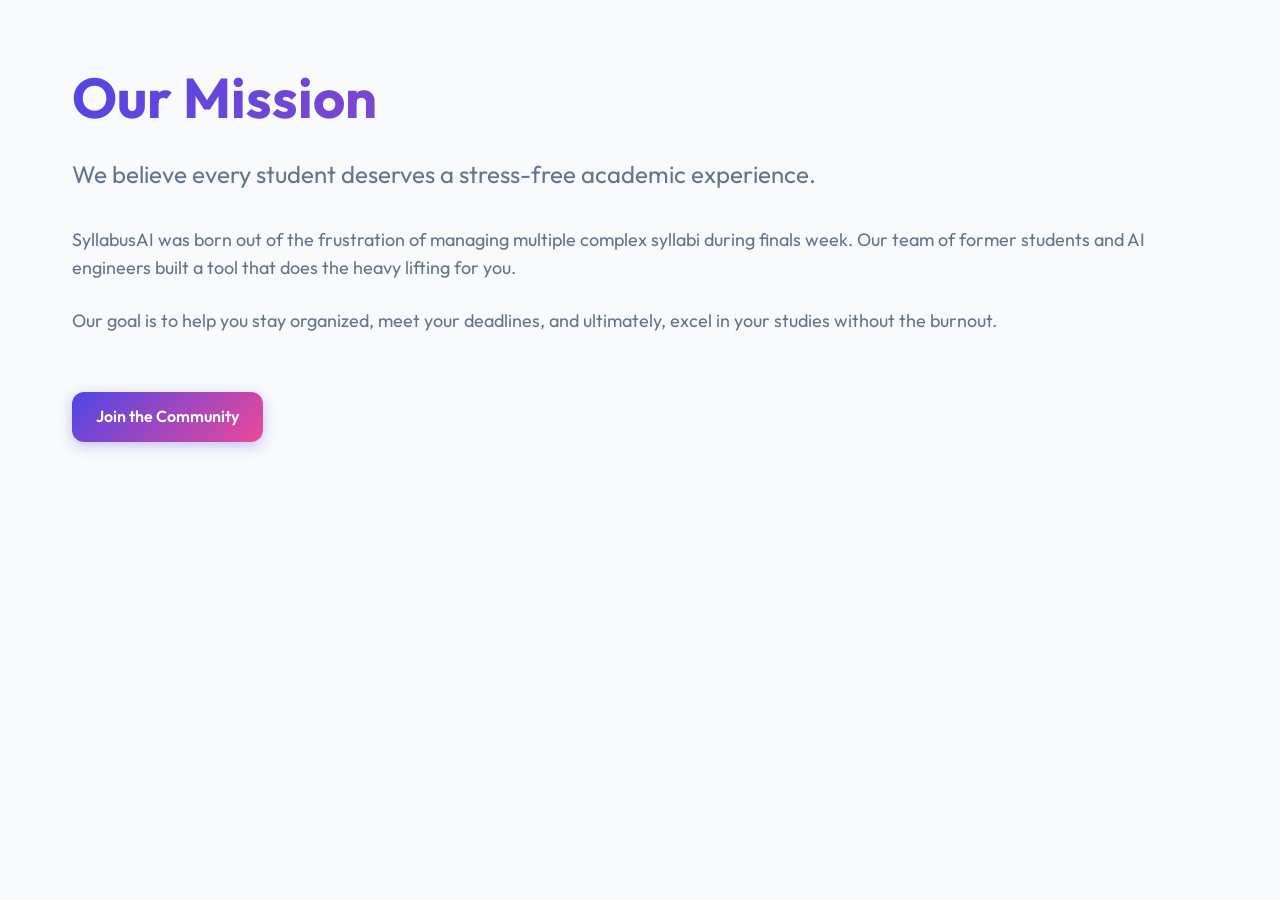
<file: about.html>
<!DOCTYPE html>
<html lang="en">

<head>
    <meta charset="UTF-8">
    <meta name="viewport" content="width=device-width, initial-scale=1.0">
    <title>About Us | Our Mission at SyllabusAI</title>
    <meta name="description"
        content="Learn about the mission behind SyllabusAI and how we're helping students worldwide manage their academic workload with artificial intelligence.">
    <link rel="stylesheet" href="style.css">
    <link href="https://fonts.googleapis.com/css2?family=Outfit:wght@300;400;600;700&display=swap" rel="stylesheet">
</head>

<body class="light-mode">
    <main class="container" style="padding: 4rem 2rem;">
        <h1 class="gradient-text">Our Mission</h1>
        <p style="font-size: 1.5rem;">We believe every student deserves a stress-free academic experience.</p>
        <div style="margin-top: 2rem;">
            <p>SyllabusAI was born out of the frustration of managing multiple complex syllabi during finals week. Our
                team of former students and AI engineers built a tool that does the heavy lifting for you.</p>
            <p>Our goal is to help you stay organized, meet your deadlines, and ultimately, excel in your studies
                without the burnout.</p>
            <a href="index.html" class="btn btn-primary" style="margin-top: 2rem;">Join the Community</a>
        </div>
    </main>
</body>

</html>
</file>
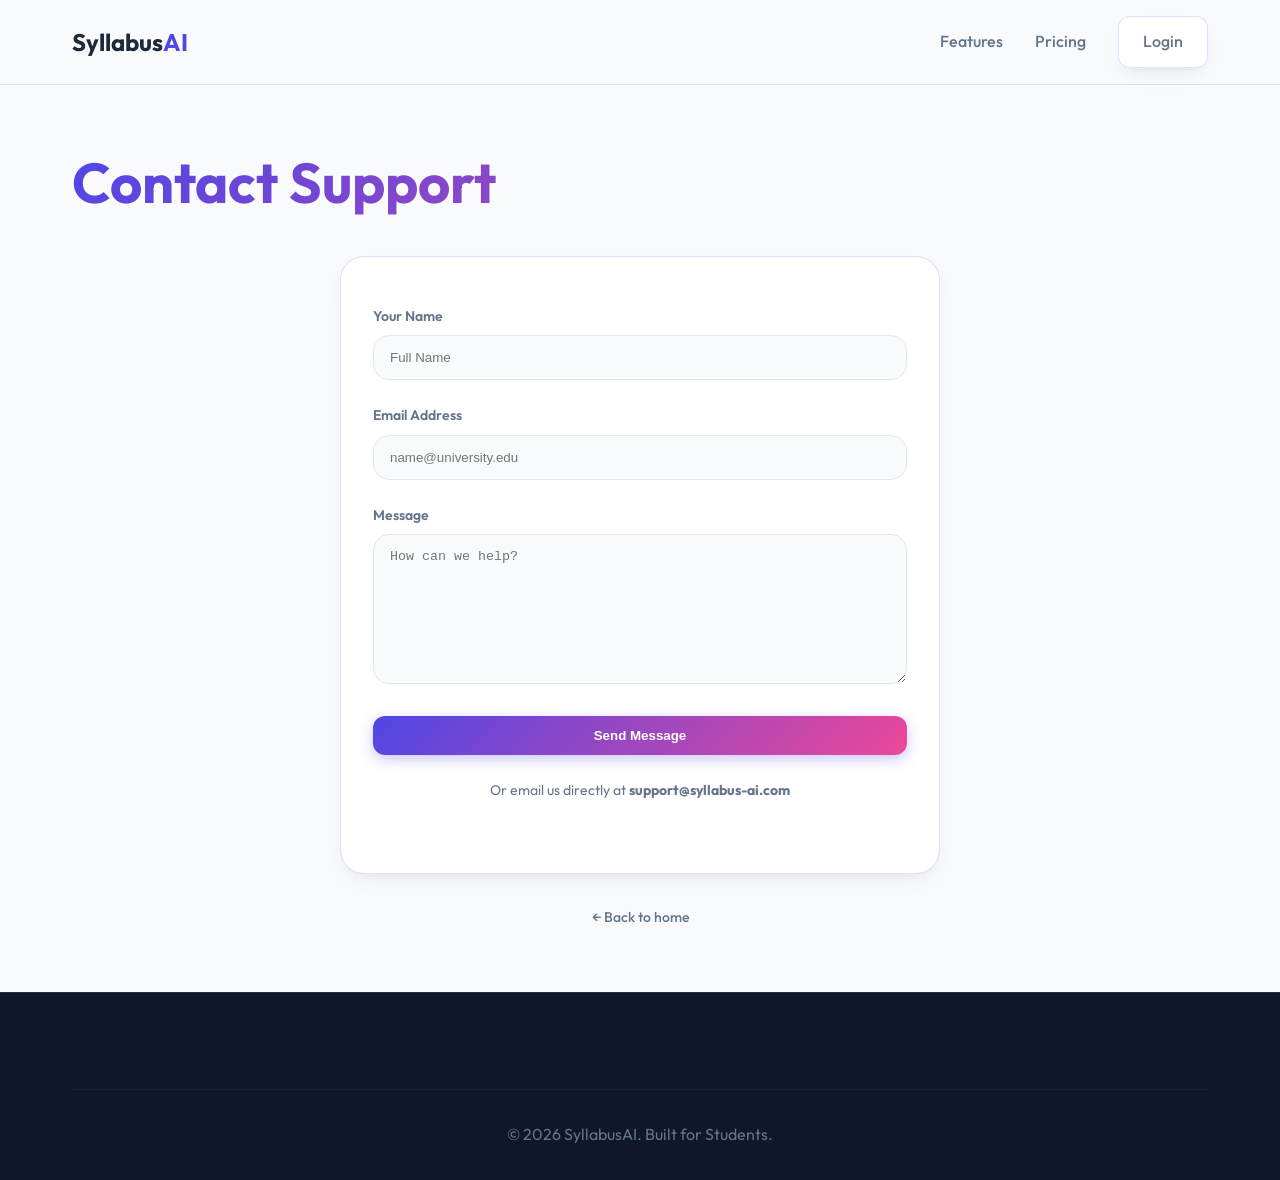
<file: contact.html>
<!DOCTYPE html>
<html lang="en">

<head>
    <meta charset="UTF-8">
    <meta name="viewport" content="width=device-width, initial-scale=1.0">
    <title>Contact Us | Get Help with SyllabusAI</title>
    <meta name="description"
        content="Have questions or feedback? Contact the SyllabusAI support team. We're here to help you optimize your study schedule.">
    <link rel="stylesheet" href="style.css">
    <link href="https://fonts.googleapis.com/css2?family=Outfit:wght@300;400;600;700&display=swap" rel="stylesheet">
</head>

<body class="light-mode">
    <nav class="navbar">
        <div class="container">
            <a href="index.html" class="logo">Syllabus<span>AI</span></a>
            <ul class="nav-links">
                <li><a href="index.html#features">Features</a></li>
                <li><a href="index.html#pricing">Pricing</a></li>
                <li><a href="auth.html" class="btn btn-outline">Login</a></li>
            </ul>
        </div>
    </nav>

    <main class="container" style="padding: 4rem 2rem;">
        <h1 class="gradient-text">Contact Support</h1>
        <div style="max-width: 600px; margin: 0 auto; margin-top: 2.5rem;">
            <div class="feature-card" style="text-align: left;">
                <form>
                    <div class="form-group" style="margin-bottom: 1.5rem;">
                        <label
                            style="display: block; margin-bottom: 0.5rem; color: var(--text-muted); font-size: 0.875rem; font-weight: 600;">Your
                            Name</label>
                        <input type="text"
                            style="width: 100%; padding: 0.875rem 1rem; background: #f8fafc; border: 1px solid #e2e8f0; border-radius: 1rem; color: var(--text-main); outline: none;"
                            placeholder="Full Name">
                    </div>
                    <div class="form-group" style="margin-bottom: 1.5rem;">
                        <label
                            style="display: block; margin-bottom: 0.5rem; color: var(--text-muted); font-size: 0.875rem; font-weight: 600;">Email
                            Address</label>
                        <input type="email"
                            style="width: 100%; padding: 0.875rem 1rem; background: #f8fafc; border: 1px solid #e2e8f0; border-radius: 1rem; color: var(--text-main); outline: none;"
                            placeholder="name@university.edu">
                    </div>
                    <div class="form-group" style="margin-bottom: 1.5rem;">
                        <label
                            style="display: block; margin-bottom: 0.5rem; color: var(--text-muted); font-size: 0.875rem; font-weight: 600;">Message</label>
                        <textarea
                            style="width: 100%; padding: 0.875rem 1rem; background: #f8fafc; border: 1px solid #e2e8f0; border-radius: 1rem; color: var(--text-main); outline: none; min-height: 150px;"
                            placeholder="How can we help?"></textarea>
                    </div>
                    <button type="button" class="btn btn-primary" style="width: 100%;">Send Message</button>
                    <p style="font-size: 0.875rem; color: var(--text-muted); margin-top: 1.5rem; text-align: center;">Or
                        email us directly at <strong>support@syllabus-ai.com</strong></p>
                </form>
            </div>

            <a href="index.html" class="back-link"
                style="display: block; text-align: center; margin-top: 2rem; color: var(--text-muted); text-decoration: none; font-size: 0.875rem; font-weight: 500;">←
                Back to home</a>
        </div>
    </main>

    <footer class="footer">
        <div class="container">
            <div class="footer-bottom">
                &copy; 2026 SyllabusAI. Built for Students.
            </div>
        </div>
    </footer>
</body>

</html>
</file>
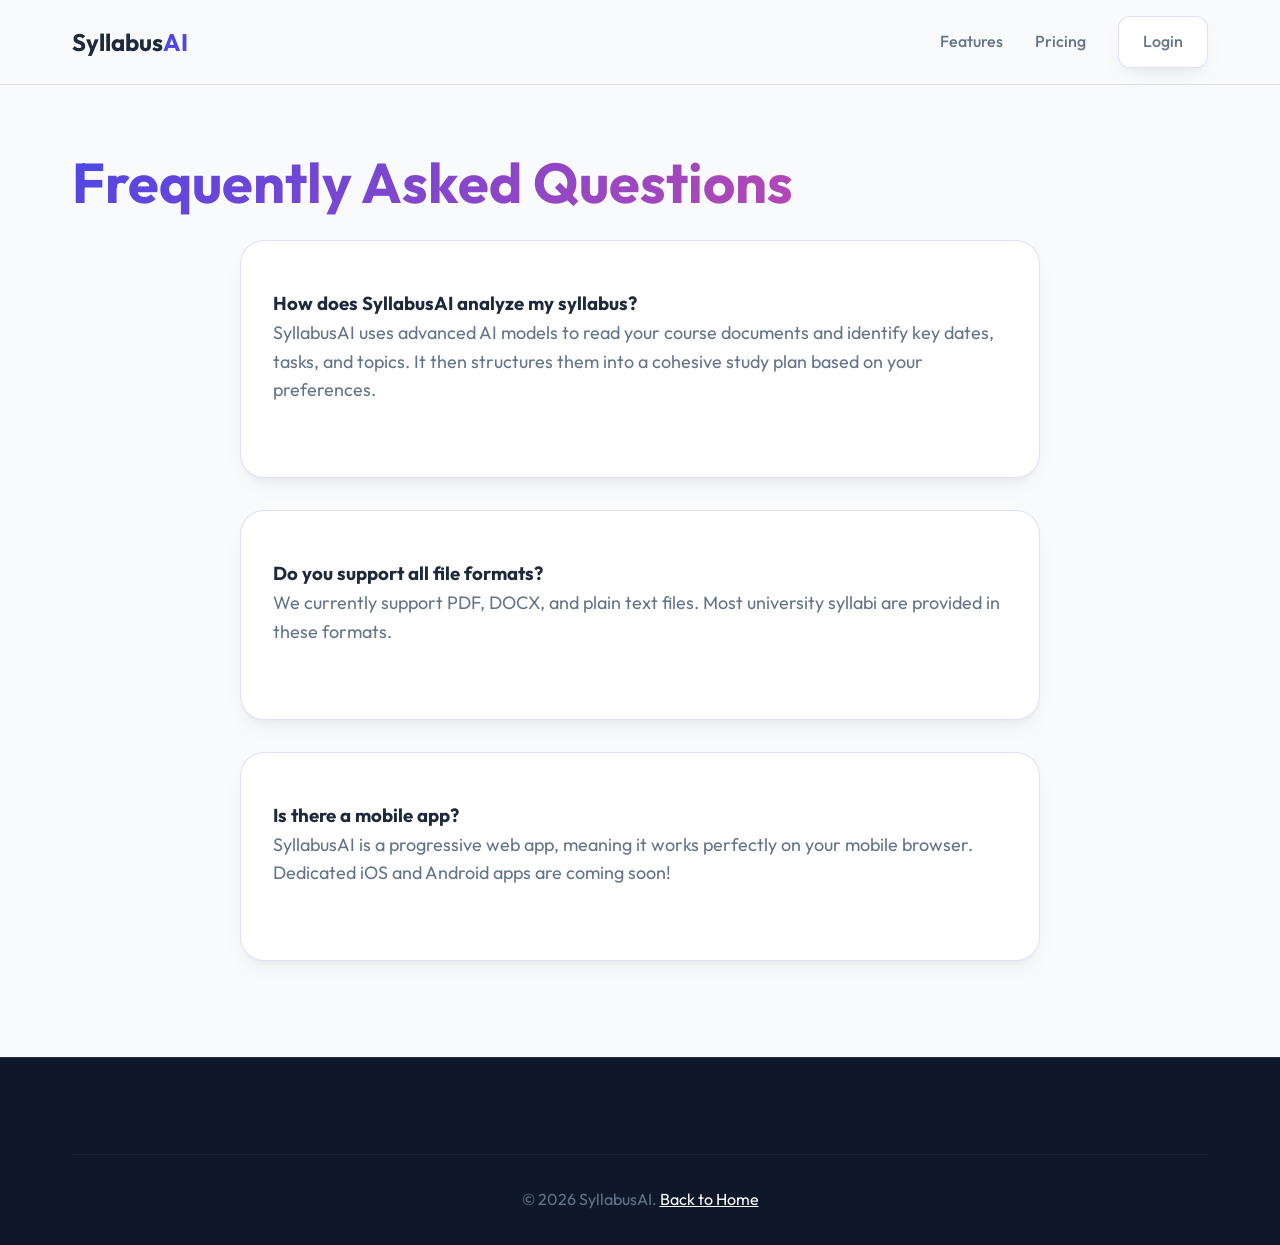
<file: faq.html>
<!DOCTYPE html>
<html lang="en">

<head>
    <meta charset="UTF-8">
    <meta name="viewport" content="width=device-width, initial-scale=1.0">
    <title>Frequently Asked Questions | SyllabusAI - Smart Study Planning</title>
    <meta name="description"
        content="Find answers to common questions about SyllabusAI, our AI study planner, syllabus analysis, and how to optimize your academic schedule.">
    <link rel="stylesheet" href="style.css">
    <link rel="preconnect" href="https://fonts.googleapis.com">
    <link rel="preconnect" href="https://fonts.gstatic.com" crossorigin>
    <link href="https://fonts.googleapis.com/css2?family=Outfit:wght@300;400;600;700&display=swap" rel="stylesheet">
    <script type="application/ld+json">
    {
      "@context": "https://schema.org",
      "@type": "FAQPage",
      "mainEntity": [{
        "@type": "Question",
        "name": "How does SyllabusAI analyze my syllabus?",
        "acceptedAnswer": {
          "@type": "Answer",
          "text": "SyllabusAI uses advanced large language models to parse your PDF or Word documents, extracting deadlines, reading assignments, and exam dates automatically."
        }
      }, {
        "@type": "Question",
        "name": "Is my data secure?",
        "acceptedAnswer": {
          "@type": "Answer",
          "text": "Yes, we use industry-standard encryption for all uploaded documents and personal data. We never share your academic information with third parties."
        }
      }, {
        "@type": "Question",
        "name": "Can I sync SyllabusAI with Google Calendar?",
        "acceptedAnswer": {
          "@type": "Answer",
          "text": "Absolutely! Pro users can seamlessly sync their AI-generated study plans with Google Calendar and Apple Calendar."
        }
      }]
    }
    </script>
</head>

<body class="light-mode">
    <nav class="navbar">
        <div class="container">
            <a href="index.html" class="logo">Syllabus<span>AI</span></a>
            <ul class="nav-links">
                <li><a href="index.html#features">Features</a></li>
                <li><a href="index.html#pricing">Pricing</a></li>
                <li><a href="auth.html" class="btn btn-outline">Login</a></li>
            </ul>
        </div>
    </nav>

    <main class="container" style="padding: 4rem 2rem;">
        <h1 class="gradient-text">Frequently Asked Questions</h1>
        <div style="max-width: 800px; margin: 0 auto;">
            <div class="feature-card" style="text-align: left; margin-bottom: 2rem;">
                <h3>How does SyllabusAI analyze my syllabus?</h3>
                <p>SyllabusAI uses advanced AI models to read your course documents and identify key dates, tasks, and
                    topics. It then structures them into a cohesive study plan based on your preferences.</p>
            </div>
            <div class="feature-card" style="text-align: left; margin-bottom: 2rem;">
                <h3>Do you support all file formats?</h3>
                <p>We currently support PDF, DOCX, and plain text files. Most university syllabi are provided in these
                    formats.</p>
            </div>
            <div class="feature-card" style="text-align: left; margin-bottom: 2rem;">
                <h3>Is there a mobile app?</h3>
                <p>SyllabusAI is a progressive web app, meaning it works perfectly on your mobile browser. Dedicated iOS
                    and Android apps are coming soon!</p>
            </div>
        </div>
    </main>

    <footer class="footer">
        <div class="container">
            <div class="footer-bottom">
                &copy; 2026 SyllabusAI. <a href="index.html" style="color: white;">Back to Home</a>
            </div>
        </div>
    </footer>
</body>

</html>
</file>
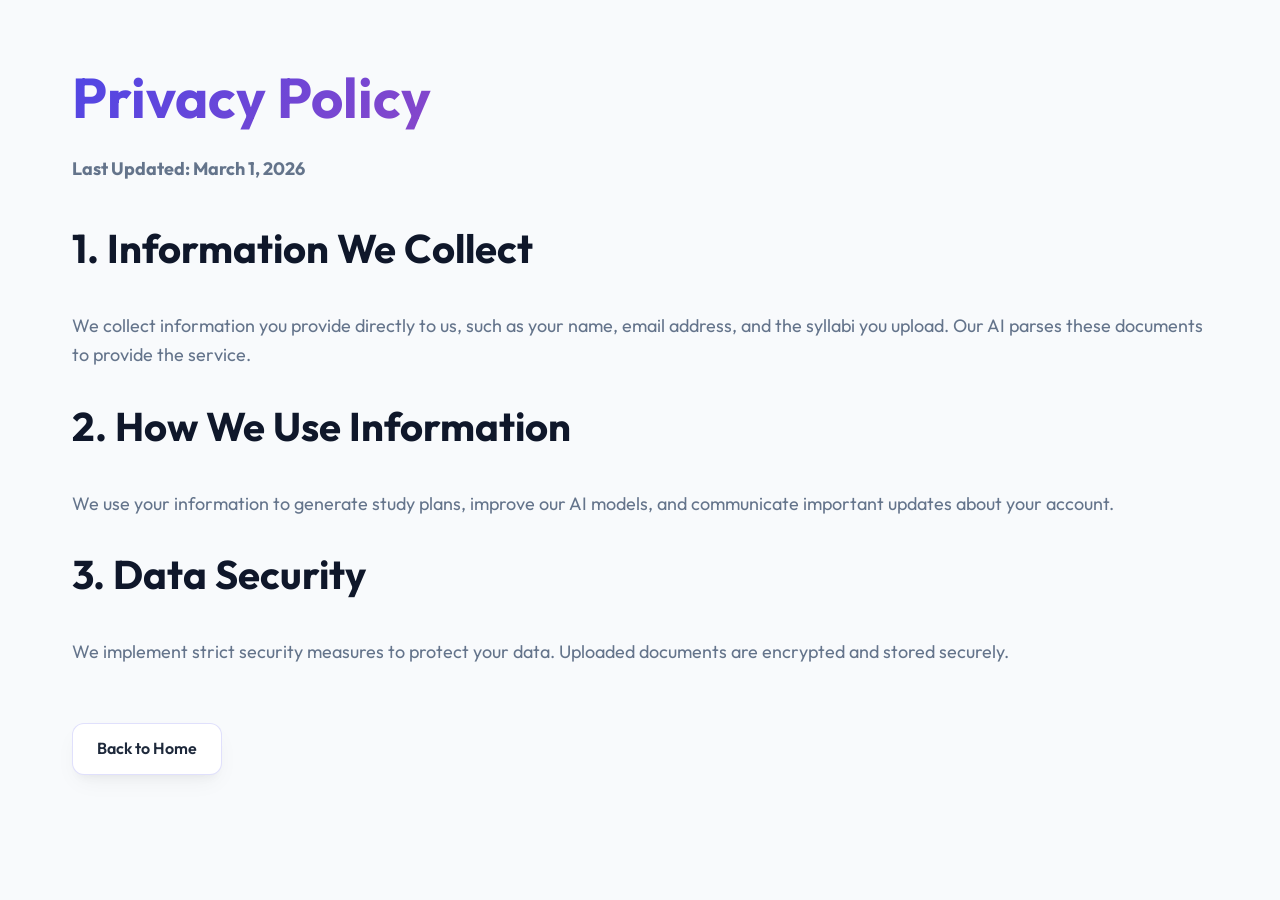
<file: privacy.html>
<!DOCTYPE html>
<html lang="en">

<head>
    <meta charset="UTF-8">
    <meta name="viewport" content="width=device-width, initial-scale=1.0">
    <title>Privacy Policy | SyllabusAI</title>
    <meta name="description"
        content="Read the SyllabusAI Privacy Policy to understand how we collect, use, and protect your student data.">
    <link rel="stylesheet" href="style.css">
    <link href="https://fonts.googleapis.com/css2?family=Outfit:wght@300;400;600;700&display=swap" rel="stylesheet">
</head>

<body class="light-mode">
    <main class="container" style="padding: 4rem 2rem;">
        <h1 class="gradient-text">Privacy Policy</h1>
        <p><strong>Last Updated: March 1, 2026</strong></p>
        <section style="margin-top: 2rem;">
            <h2>1. Information We Collect</h2>
            <p>We collect information you provide directly to us, such as your name, email address, and the syllabi you
                upload. Our AI parses these documents to provide the service.</p>

            <h2>2. How We Use Information</h2>
            <p>We use your information to generate study plans, improve our AI models, and communicate important updates
                about your account.</p>

            <h2>3. Data Security</h2>
            <p>We implement strict security measures to protect your data. Uploaded documents are encrypted and stored
                securely.</p>

            <a href="index.html" class="btn btn-outline" style="margin-top: 2rem;">Back to Home</a>
        </section>
    </main>
</body>

</html>
</file>
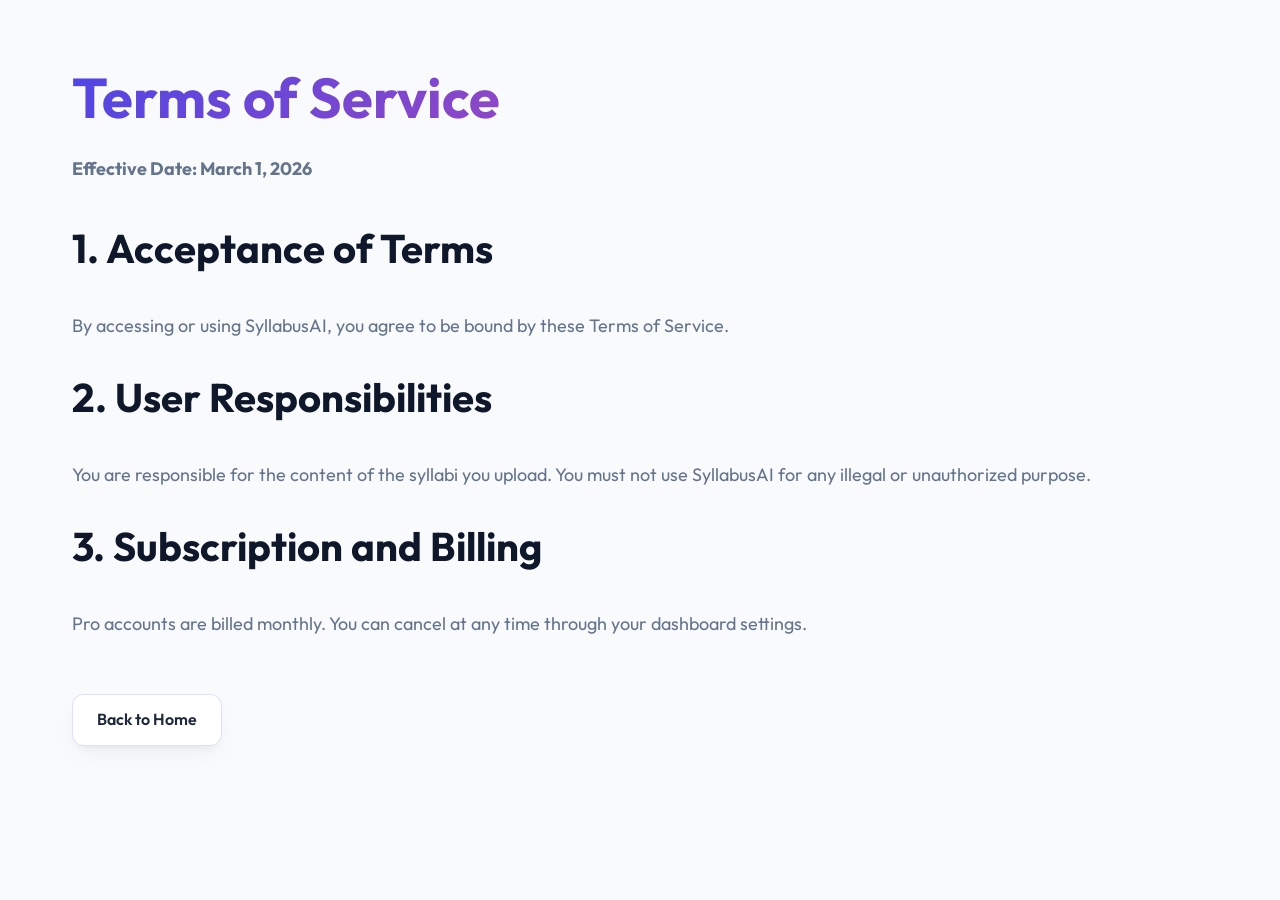
<file: terms.html>
<!DOCTYPE html>
<html lang="en">

<head>
    <meta charset="UTF-8">
    <meta name="viewport" content="width=device-width, initial-scale=1.0">
    <title>Terms of Service | SyllabusAI</title>
    <meta name="description"
        content="Review the Terms of Service for using SyllabusAI's student productivity tools and AI study planner.">
    <link rel="stylesheet" href="style.css">
    <link href="https://fonts.googleapis.com/css2?family=Outfit:wght@300;400;600;700&display=swap" rel="stylesheet">
</head>

<body class="light-mode">
    <main class="container" style="padding: 4rem 2rem;">
        <h1 class="gradient-text">Terms of Service</h1>
        <p><strong>Effective Date: March 1, 2026</strong></p>
        <section style="margin-top: 2rem;">
            <h2>1. Acceptance of Terms</h2>
            <p>By accessing or using SyllabusAI, you agree to be bound by these Terms of Service.</p>

            <h2>2. User Responsibilities</h2>
            <p>You are responsible for the content of the syllabi you upload. You must not use SyllabusAI for any
                illegal or unauthorized purpose.</p>

            <h2>3. Subscription and Billing</h2>
            <p>Pro accounts are billed monthly. You can cancel at any time through your dashboard settings.</p>

            <a href="index.html" class="btn btn-outline" style="margin-top: 2rem;">Back to Home</a>
        </section>
    </main>
</body>

</html>
</file>
<file: style.css>
:root {
    --primary: #4f46e5;
    --primary-hover: #4338ca;
    --secondary: #ec4899;
    --bg-light: #f8fafc;
    --bg-card: rgba(255, 255, 255, 0.8);
    --text-main: #1e293b;
    --text-muted: #64748b;
    --glass-border: rgba(99, 102, 241, 0.2);
    --glass-bg: rgba(255, 255, 255, 0.7);
    --transition: all 0.3s cubic-bezier(0.4, 0, 0.2, 1);
    --shadow: 0 10px 25px -5px rgba(0, 0, 0, 0.05), 0 8px 10px -6px rgba(0, 0, 0, 0.05);
}

* {
    margin: 0;
    padding: 0;
    box-sizing: border-box;
}

body {
    font-family: 'Outfit', sans-serif;
    background-color: var(--bg-light);
    color: var(--text-main);
    line-height: 1.6;
    overflow-x: hidden;
}

.container {
    max-width: 1200px;
    margin: 0 auto;
    padding: 0 2rem;
}

/* Typography */
h1 {
    font-size: 3.5rem;
    line-height: 1.2;
    font-weight: 700;
    margin-bottom: 1.5rem;
    color: #0f172a;
}

h2 {
    font-size: 2.5rem;
    margin-bottom: 2rem;
    color: #0f172a;
}

p {
    font-size: 1.125rem;
    color: var(--text-muted);
    margin-bottom: 1.5rem;
}

.gradient-text {
    background: linear-gradient(135deg, var(--primary), var(--secondary));
    -webkit-background-clip: text;
    -webkit-text-fill-color: transparent;
}

/* Navbar */
.navbar {
    position: sticky;
    top: 0;
    z-index: 1000;
    background: rgba(248, 250, 252, 0.8);
    backdrop-filter: blur(12px);
    border-bottom: 1px solid var(--glass-border);
    padding: 1rem 0;
}

.navbar .container {
    display: flex;
    justify-content: space-between;
    align-items: center;
}

.logo {
    font-size: 1.5rem;
    font-weight: 700;
    text-decoration: none;
    color: var(--text-main);
}

.logo span {
    color: var(--primary);
}

.nav-links {
    display: flex;
    list-style: none;
    gap: 2rem;
    align-items: center;
}

.nav-links a {
    text-decoration: none;
    color: var(--text-muted);
    font-weight: 500;
    transition: var(--transition);
}

.nav-links a:hover {
    color: var(--primary);
}

/* Buttons */
.btn {
    display: inline-block;
    padding: 0.75rem 1.5rem;
    border-radius: 0.75rem;
    text-decoration: none;
    font-weight: 600;
    transition: var(--transition);
    cursor: pointer;
    border: none;
}

.btn-primary {
    background: linear-gradient(135deg, var(--primary), var(--secondary));
    color: #ffffff !important;
    /* Enforcing white text for readability */
    box-shadow: 0 4px 14px 0 rgba(79, 70, 229, 0.3);
}

.btn-primary:hover {
    transform: translateY(-2px);
    box-shadow: 0 6px 20px rgba(79, 70, 229, 0.4);
}

.btn-outline {
    background: white;
    color: var(--text-main);
    border: 1px solid var(--glass-border);
    box-shadow: var(--shadow);
}

.btn-outline:hover {
    background: #f1f5f9;
    transform: translateY(-1px);
}

.btn-large {
    padding: 1rem 2rem;
    font-size: 1.25rem;
}

/* Hero */
.hero {
    padding: 6rem 0;
    position: relative;
    background: radial-gradient(circle at 80% 20%, rgba(79, 70, 229, 0.05), transparent),
        radial-gradient(circle at 20% 80%, rgba(236, 72, 153, 0.05), transparent);
}

.hero-content {
    display: grid;
    grid-template-columns: 1.2fr 1fr;
    gap: 4rem;
    align-items: center;
}

.hero-text {
    max-width: 600px;
}

.small-note {
    font-size: 0.875rem;
    margin-top: 1rem;
    color: var(--text-muted);
}

/* Illustration Placeholder - Light Mode Glass */
.hero-image {
    position: relative;
}

.illustration-placeholder {
    width: 100%;
    height: 400px;
    background: white;
    border: 1px solid var(--glass-border);
    border-radius: 2rem;
    position: relative;
    overflow: hidden;
    display: flex;
    justify-content: center;
    align-items: center;
    box-shadow: var(--shadow);
}

.glass-orb {
    position: absolute;
    border-radius: 50%;
    filter: blur(60px);
    opacity: 0.15;
}

.orb-1 {
    width: 300px;
    height: 300px;
    background: var(--primary);
    top: -50px;
    left: -50px;
}

.orb-2 {
    width: 250px;
    height: 250px;
    background: var(--secondary);
    bottom: -50px;
    right: -50px;
}

.floating-task {
    position: absolute;
    background: rgba(255, 255, 255, 0.8);
    backdrop-filter: blur(8px);
    padding: 1rem 1.5rem;
    border-radius: 1rem;
    border: 1px solid var(--glass-border);
    font-weight: 600;
    color: var(--text-main);
    box-shadow: var(--shadow);
    animation: float 4s ease-in-out infinite;
}

.task-1 {
    top: 20%;
    left: 10%;
    animation-delay: 0s;
}

.task-2 {
    bottom: 20%;
    right: 10%;
    animation-delay: 1s;
}

@keyframes float {

    0%,
    100% {
        transform: translateY(0);
    }

    50% {
        transform: translateY(-20px);
    }
}

/* Features */
.features {
    padding: 6rem 0;
    background: #fff;
}

.section-title {
    text-align: center;
    margin-bottom: 4rem;
}

.feature-grid {
    display: grid;
    grid-template-columns: repeat(3, 1fr);
    gap: 2rem;
}

.feature-card {
    background: white;
    padding: 3rem 2rem;
    border-radius: 1.5rem;
    border: 1px solid var(--glass-border);
    transition: var(--transition);
    text-align: center;
    box-shadow: var(--shadow);
}

.feature-card:hover {
    transform: translateY(-10px);
    border-color: var(--primary);
    box-shadow: 0 20px 25px -5px rgba(0, 0, 0, 0.1);
}

.feature-icon {
    font-size: 3rem;
    margin-bottom: 1.5rem;
}

/* Pricing */
.pricing {
    padding: 6rem 0;
    background: var(--bg-light);
}

.pricing-grid {
    display: grid;
    grid-template-columns: repeat(2, 1fr);
    gap: 2rem;
    max-width: 900px;
    margin: 0 auto;
}

.pricing-card {
    background: white;
    padding: 3rem;
    border-radius: 2rem;
    border: 1px solid var(--glass-border);
    text-align: center;
    position: relative;
    box-shadow: var(--shadow);
}

.pricing-card.featured {
    border: 2px solid var(--primary);
    transform: scale(1.05);
}

.badge {
    position: absolute;
    top: -15px;
    left: 50%;
    transform: translateX(-50%);
    background: var(--primary);
    color: white;
    padding: 0.25rem 1rem;
    border-radius: 1rem;
    font-size: 0.875rem;
    font-weight: 700;
}

.price {
    font-size: 3rem;
    font-weight: 700;
    margin: 1.5rem 0;
    color: #0f172a;
}

.price span {
    font-size: 1rem;
    color: var(--text-muted);
}

.pricing-card ul {
    list-style: none;
    margin-bottom: 2rem;
    text-align: left;
}

.pricing-card li {
    margin-bottom: 1rem;
    color: var(--text-muted);
    display: flex;
    align-items: center;
    gap: 8px;
}

.pricing-card li::before {
    content: "✓";
    color: var(--primary);
    font-weight: 700;
}

/* Testimonials */
.testimonials {
    padding: 6rem 0;
    background: white;
}

.testimonial-card {
    max-width: 800px;
    margin: 0 auto;
    background: var(--bg-light);
    padding: 4rem;
    border-radius: 2rem;
    text-align: center;
    border: 1px solid var(--glass-border);
    box-shadow: var(--shadow);
}

.testimonial-card p {
    font-size: 1.5rem;
    color: var(--text-main);
    font-style: italic;
}

/* Footer */
.footer {
    padding: 6rem 0 2rem;
    background: #0f172a;
    color: white;
    border-top: 1px solid rgba(255, 255, 255, 0.1);
}

.footer-grid {
    display: grid;
    grid-template-columns: 2fr repeat(3, 1fr);
    gap: 4rem;
    margin-bottom: 4rem;
}

.footer-col h4 {
    margin-bottom: 1.5rem;
    color: white;
}

.footer-col a {
    display: block;
    color: #94a3b8;
    text-decoration: none;
    margin-bottom: 0.75rem;
    transition: var(--transition);
}

.footer-col a:hover {
    color: var(--secondary);
}

.footer-bottom {
    text-align: center;
    color: #64748b;
    border-top: 1px solid rgba(255, 255, 255, 0.05);
    padding-top: 2rem;
}

.mobile-menu-btn {
    display: none;
    font-size: 1.5rem;
    cursor: pointer;
    color: var(--text-main);
}

/* Responsive Queries */
@media (max-width: 992px) {
    .hero-content {
        grid-template-columns: 1fr;
        text-align: center;
        margin-bottom: 4rem;
    }

    .hero-text {
        margin: 0 auto;
    }

    .feature-grid {
        grid-template-columns: 1fr;
    }

    .pricing-grid {
        grid-template-columns: 1fr;
        transform: scale(1) !important;
    }

    .footer-grid {
        grid-template-columns: 1fr 1fr;
    }
}

@media (max-width: 600px) {
    h1 {
        font-size: 2.5rem;
    }

    .nav-links {
        display: none;
    }

    .mobile-menu-btn {
        display: block;
    }
}
</file>
